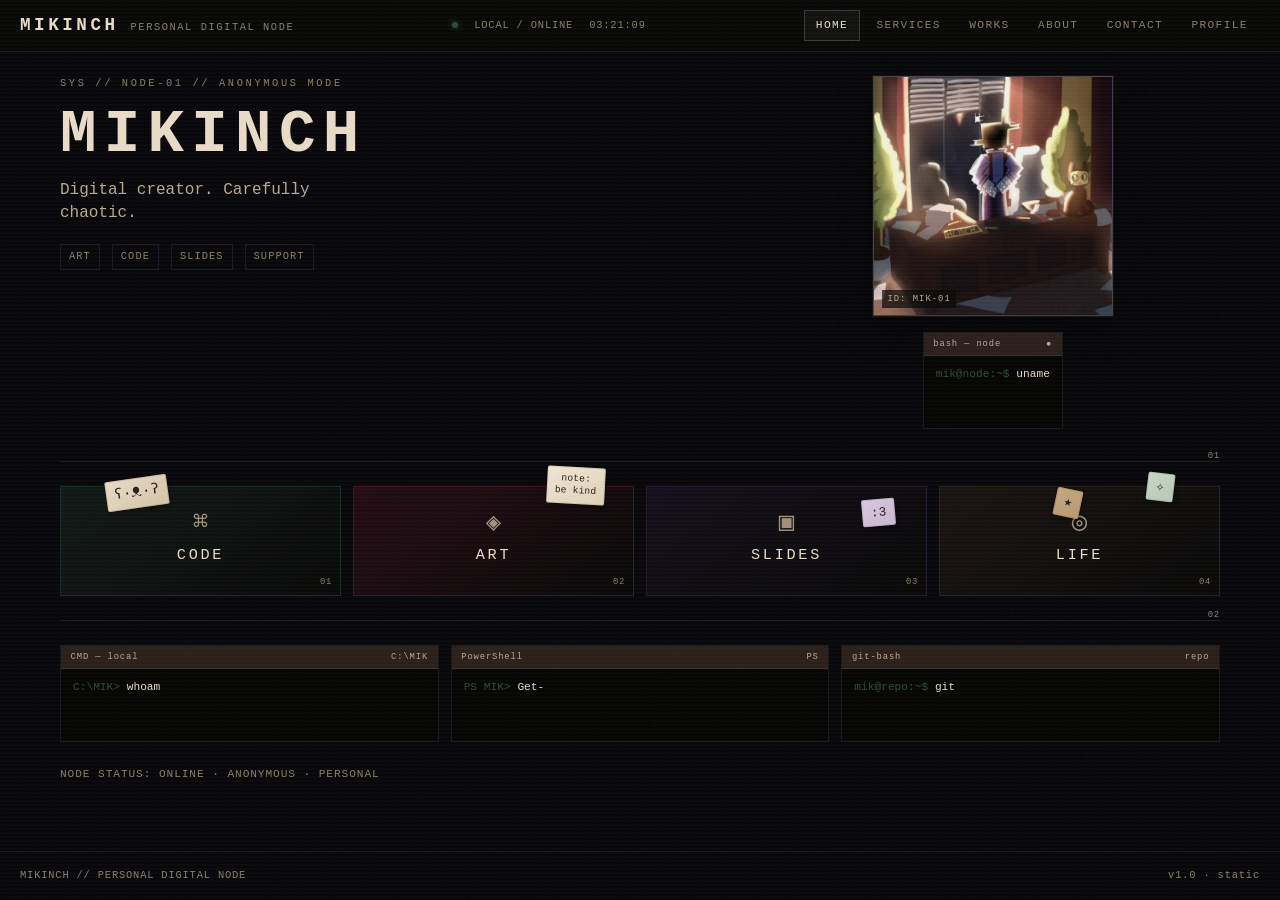
<file: index.html>
<!DOCTYPE html>
<html lang="ru">
<head>
  <meta charset="UTF-8" />
  <meta name="viewport" content="width=device-width, initial-scale=1" />
  <meta name="description" content="Mikinch — Personal Digital Node. Digital creator." />
  <title>MIKINCH — Personal Digital Node</title>
  <link rel="stylesheet" href="style.css" />
</head>
<body>
  <!-- Boot -->
  <div id="boot-screen" class="boot-screen" aria-hidden="true">
    <div class="boot-logo">MIKINCH</div>
    <div class="boot-bar-wrap"><div class="boot-bar"></div></div>
    <div class="boot-log"><span>&gt;</span> waking node…</div>
  </div>

  <div class="site-wrap">
    <header class="site-header">
      <div class="header-brand">
        <span class="name">MIKINCH</span>
        <span class="sub">Personal Digital Node</span>
      </div>
      <div class="header-status">
        <span class="status-dot" title="ONLINE"></span>
        <span>LOCAL / ONLINE</span>
        <span class="header-time" id="header-time">--:--:--</span>
      </div>
      <button class="nav-toggle" type="button" aria-label="Menu" aria-expanded="false">MENU</button>
      <nav class="site-nav" aria-label="Main">
        <a href="index.html" class="active">HOME</a>
        <a href="services.html">SERVICES</a>
        <a href="portfolio.html">WORKS</a>
        <a href="about.html">ABOUT</a>
        <a href="contact.html">CONTACT</a>
        <a href="profile.html">PROFILE</a>
      </nav>
    </header>

    <main class="site-main">
      <section class="hero">
        <div class="hero-text reveal">
          <div class="hero-eyebrow">SYS // NODE-01 // ANONYMOUS MODE</div>
          <h1 class="hero-title">MIKINCH</h1>
          <p class="hero-phrase">Digital creator. Carefully chaotic.</p>
          <div class="hero-meta">
            <span>ART</span>
            <span>CODE</span>
            <span>SLIDES</span>
            <span>SUPPORT</span>
          </div>
        </div>
        <div class="hero-visual reveal">
          <div class="avatar-wrap">
            <img src="assets/avatar/avatar.jpg" alt="Mikinch avatar" width="220" height="220" />
            <span class="avatar-label">ID: MIK-01</span>
          </div>
          <div class="terminal" data-shell="bash" style="max-width: 220px; margin: 0 auto;">
            <div class="terminal-header">
              <span>bash — node</span>
              <span>●</span>
            </div>
            <div class="terminal-body"></div>
          </div>
        </div>
      </section>

      <div class="deco-line" data-num="01"></div>

      <!-- cozy stickers -->
      <div class="stickers" aria-hidden="true">
        <span class="sticker sticker-1">ʕ·ᴥ·ʔ</span>
        <span class="sticker sticker-2">★</span>
        <span class="sticker sticker-3">note:<br>be kind</span>
        <span class="sticker sticker-4">:3</span>
        <span class="sticker sticker-5">✧</span>
      </div>

      <section class="modules-grid reveal">
        <a href="services.html" class="geo-module" data-type="code">
          <div class="mod-icon">⌘</div>
          <div class="mod-title">CODE</div>
          <span class="mod-num">01</span>
        </a>
        <a href="services.html" class="geo-module" data-type="art">
          <div class="mod-icon">◈</div>
          <div class="mod-title">ART</div>
          <span class="mod-num">02</span>
        </a>
        <a href="services.html" class="geo-module" data-type="slides">
          <div class="mod-icon">▣</div>
          <div class="mod-title">SLIDES</div>
          <span class="mod-num">03</span>
        </a>
        <a href="about.html" class="geo-module" data-type="life">
          <div class="mod-icon">◎</div>
          <div class="mod-title">LIFE</div>
          <span class="mod-num">04</span>
        </a>
      </section>

      <div class="deco-line" data-num="02"></div>

      <section class="terminals-row reveal">
        <div class="terminal" data-shell="cmd">
          <div class="terminal-header">
            <span>CMD — local</span>
            <span>C:\MIK</span>
          </div>
          <div class="terminal-body"></div>
        </div>
        <div class="terminal" data-shell="powershell">
          <div class="terminal-header">
            <span>PowerShell</span>
            <span>PS</span>
          </div>
          <div class="terminal-body"></div>
        </div>
        <div class="terminal" data-shell="git">
          <div class="terminal-header">
            <span>git-bash</span>
            <span>repo</span>
          </div>
          <div class="terminal-body"></div>
        </div>
      </section>

      <p class="mt-2" style="font-size: 0.7rem; color: var(--cream-muted); letter-spacing: 0.08em;">
        NODE STATUS: ONLINE · ANONYMOUS · PERSONAL
      </p>
    </main>

    <footer class="site-footer">
      <span>MIKINCH // PERSONAL DIGITAL NODE</span>
      <span>v1.0 · static</span>
    </footer>
  </div>

  <script src="data/profile.js"></script>
  <script src="script.js"></script>
</body>
</html>
</file>
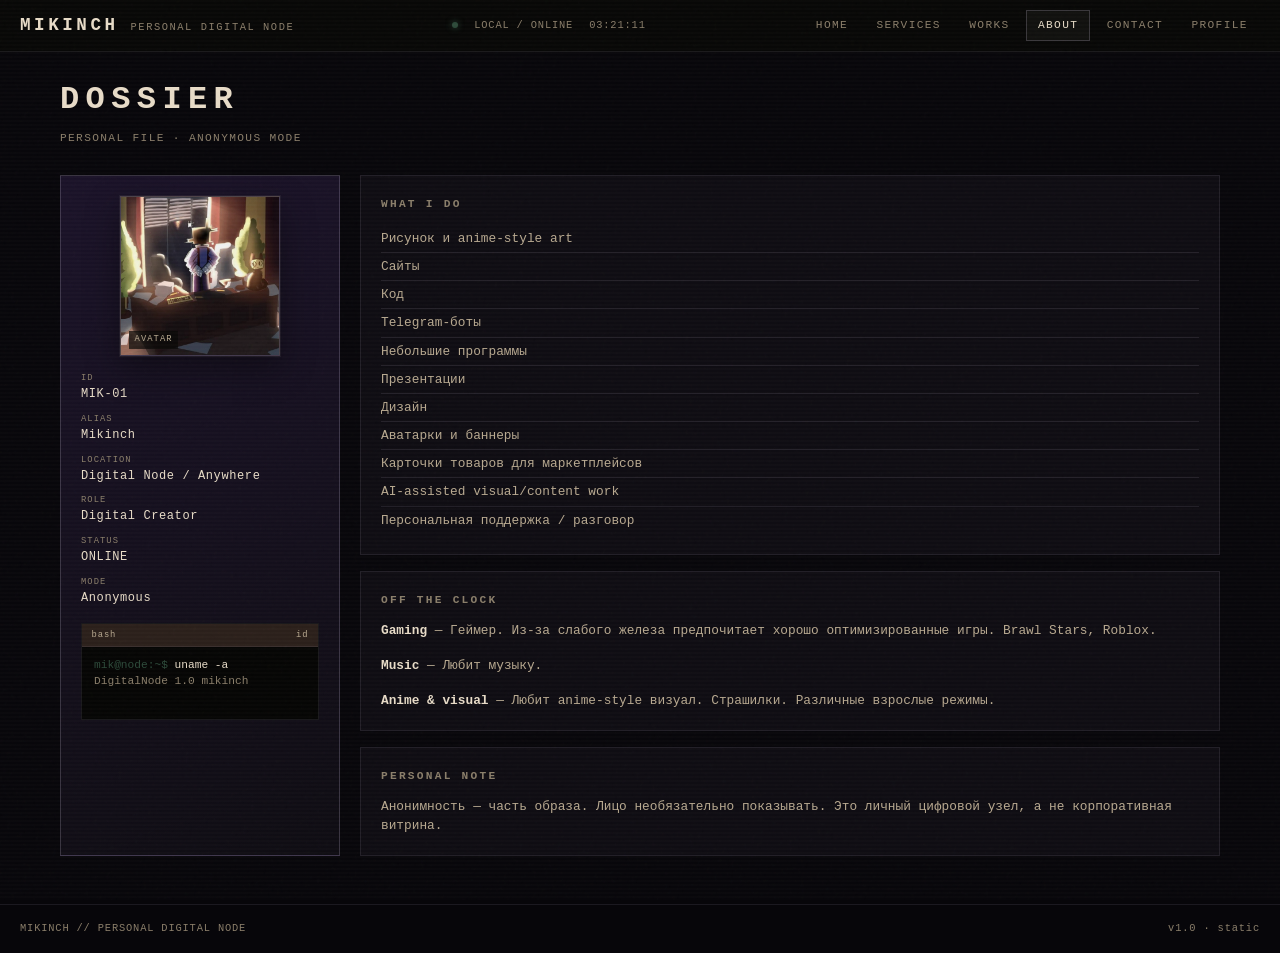
<file: about.html>
<!DOCTYPE html>
<html lang="ru">
<head>
  <meta charset="UTF-8" />
  <meta name="viewport" content="width=device-width, initial-scale=1" />
  <meta name="description" content="Mikinch — About. Personal dossier." />
  <title>ABOUT — MIKINCH</title>
  <link rel="stylesheet" href="style.css" />
</head>
<body>
  <div id="boot-screen" class="boot-screen" aria-hidden="true">
    <div class="boot-logo">MIKINCH</div>
    <div class="boot-bar-wrap"><div class="boot-bar"></div></div>
    <div class="boot-log"><span>&gt;</span> loading dossier…</div>
  </div>

  <div class="site-wrap">
    <header class="site-header">
      <div class="header-brand">
        <span class="name">MIKINCH</span>
        <span class="sub">Personal Digital Node</span>
      </div>
      <div class="header-status">
        <span class="status-dot"></span>
        <span>LOCAL / ONLINE</span>
        <span class="header-time" id="header-time">--:--:--</span>
      </div>
      <button class="nav-toggle" type="button" aria-label="Menu" aria-expanded="false">MENU</button>
      <nav class="site-nav" aria-label="Main">
        <a href="index.html">HOME</a>
        <a href="services.html">SERVICES</a>
        <a href="portfolio.html">WORKS</a>
        <a href="about.html" class="active">ABOUT</a>
        <a href="contact.html">CONTACT</a>
        <a href="profile.html">PROFILE</a>
      </nav>
    </header>

    <main class="site-main">
      <div class="page-head reveal">
        <h1>DOSSIER</h1>
        <p class="sub">PERSONAL FILE · ANONYMOUS MODE</p>
      </div>

      <div class="dossier">
        <aside class="dossier-id reveal">
          <div class="avatar-wrap">
            <img src="assets/avatar/avatar.jpg" alt="Mikinch" width="160" height="160" />
            <span class="avatar-label">AVATAR</span>
          </div>
          <dl class="dossier-fields">
            <dt>ID</dt>
            <dd>MIK-01</dd>
            <dt>ALIAS</dt>
            <dd>Mikinch</dd>
            <dt>LOCATION</dt>
            <dd>Digital Node / Anywhere</dd>
            <dt>ROLE</dt>
            <dd>Digital Creator</dd>
            <dt>STATUS</dt>
            <dd>ONLINE</dd>
            <dt>MODE</dt>
            <dd>Anonymous</dd>
          </dl>
          <div class="mt-1">
            <div class="terminal" data-shell="bash">
              <div class="terminal-header"><span>bash</span><span>id</span></div>
              <div class="terminal-body"></div>
            </div>
          </div>
        </aside>

        <div class="dossier-modules">
          <section class="dossier-block reveal">
            <h3>WHAT I DO</h3>
            <ul>
              <li>Рисунок и anime-style art</li>
              <li>Сайты</li>
              <li>Код</li>
              <li>Telegram-боты</li>
              <li>Небольшие программы</li>
              <li>Презентации</li>
              <li>Дизайн</li>
              <li>Аватарки и баннеры</li>
              <li>Карточки товаров для маркетплейсов</li>
              <li>AI-assisted visual/content work</li>
              <li>Персональная поддержка / разговор</li>
            </ul>
          </section>

          <section class="dossier-block reveal">
            <h3>OFF THE CLOCK</h3>
            <p><strong style="color: var(--cream);">Gaming</strong> — Геймер. Из-за слабого железа предпочитает хорошо оптимизированные игры. Brawl Stars, Roblox.</p>
            <p class="mt-1"><strong style="color: var(--cream);">Music</strong> — Любит музыку.</p>
            <p class="mt-1"><strong style="color: var(--cream);">Anime &amp; visual</strong> — Любит anime-style визуал. Страшилки. Различные взрослые режимы.</p>
          </section>

          <section class="dossier-block reveal">
            <h3>PERSONAL NOTE</h3>
            <p>Анонимность — часть образа. Лицо необязательно показывать. Это личный цифровой узел, а не корпоративная витрина.</p>
          </section>
        </div>
      </div>
    </main>

    <footer class="site-footer">
      <span>MIKINCH // PERSONAL DIGITAL NODE</span>
      <span>v1.0 · static</span>
    </footer>
  </div>

  <script src="data/profile.js"></script>
  <script src="script.js"></script>
</body>
</html>
</file>
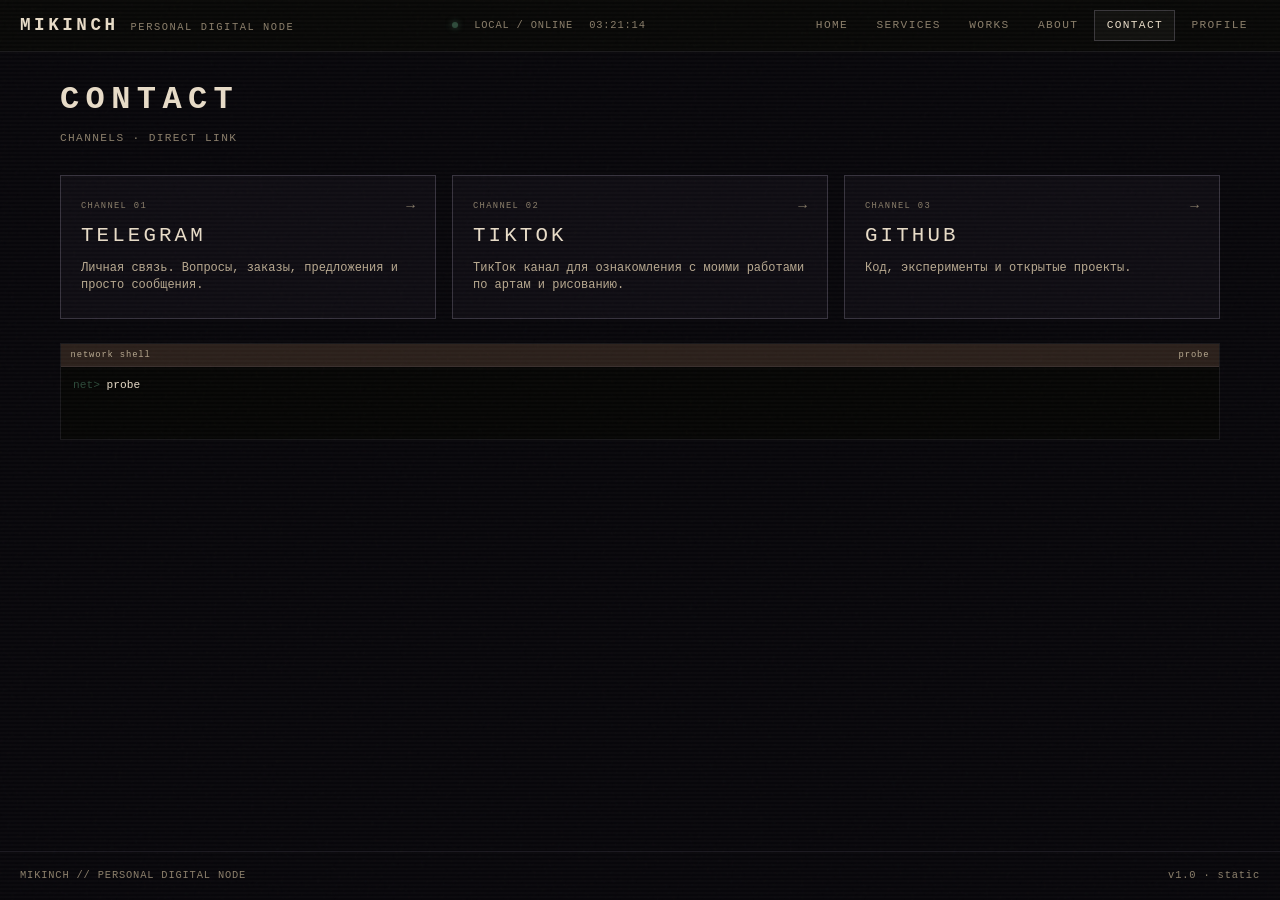
<file: contact.html>
<!DOCTYPE html>
<html lang="ru">
<head>
  <meta charset="UTF-8" />
  <meta name="viewport" content="width=device-width, initial-scale=1" />
  <meta name="description" content="Mikinch — Contact channels." />
  <title>CONTACT — MIKINCH</title>
  <link rel="stylesheet" href="style.css" />
</head>
<body>
  <div id="boot-screen" class="boot-screen" aria-hidden="true">
    <div class="boot-logo">MIKINCH</div>
    <div class="boot-bar-wrap"><div class="boot-bar"></div></div>
    <div class="boot-log"><span>&gt;</span> probing channels…</div>
  </div>

  <div class="site-wrap">
    <header class="site-header">
      <div class="header-brand">
        <span class="name">MIKINCH</span>
        <span class="sub">Personal Digital Node</span>
      </div>
      <div class="header-status">
        <span class="status-dot"></span>
        <span>LOCAL / ONLINE</span>
        <span class="header-time" id="header-time">--:--:--</span>
      </div>
      <button class="nav-toggle" type="button" aria-label="Menu" aria-expanded="false">MENU</button>
      <nav class="site-nav" aria-label="Main">
        <a href="index.html">HOME</a>
        <a href="services.html">SERVICES</a>
        <a href="portfolio.html">WORKS</a>
        <a href="about.html">ABOUT</a>
        <a href="contact.html" class="active">CONTACT</a>
        <a href="profile.html">PROFILE</a>
      </nav>
    </header>

    <main class="site-main">
      <div class="page-head reveal">
        <h1>CONTACT</h1>
        <p class="sub">CHANNELS · DIRECT LINK</p>
      </div>

      <div class="contacts-grid">
        <a class="contact-card reveal" href="https://t.me/mikinch" target="_blank" rel="noopener noreferrer">
          <div class="ch-label">CHANNEL 01</div>
          <div class="ch-name">TELEGRAM</div>
          <p class="ch-note">Личная связь. Вопросы, заказы, предложения и просто сообщения.</p>
          <span class="ch-arrow">→</span>
        </a>

        <a class="contact-card reveal" href="https://www.tiktok.com/@mikinch" target="_blank" rel="noopener noreferrer">
          <div class="ch-label">CHANNEL 02</div>
          <div class="ch-name">TIKTOK</div>
          <p class="ch-note">ТикТок канал для ознакомления с моими работами по артам и рисованию.</p>
          <span class="ch-arrow">→</span>
        </a>

        <a class="contact-card reveal" href="https://github.com/mik1nch" target="_blank" rel="noopener noreferrer">
          <div class="ch-label">CHANNEL 03</div>
          <div class="ch-name">GITHUB</div>
          <p class="ch-note">Код, эксперименты и открытые проекты.</p>
          <span class="ch-arrow">→</span>
        </a>
      </div>

      <div class="network-term reveal">
        <div class="terminal" data-shell="network">
          <div class="terminal-header">
            <span>network shell</span>
            <span>probe</span>
          </div>
          <div class="terminal-body"></div>
        </div>
      </div>
    </main>

    <footer class="site-footer">
      <span>MIKINCH // PERSONAL DIGITAL NODE</span>
      <span>v1.0 · static</span>
    </footer>
  </div>

  <script src="data/profile.js"></script>
  <script src="script.js"></script>
</body>
</html>
</file>
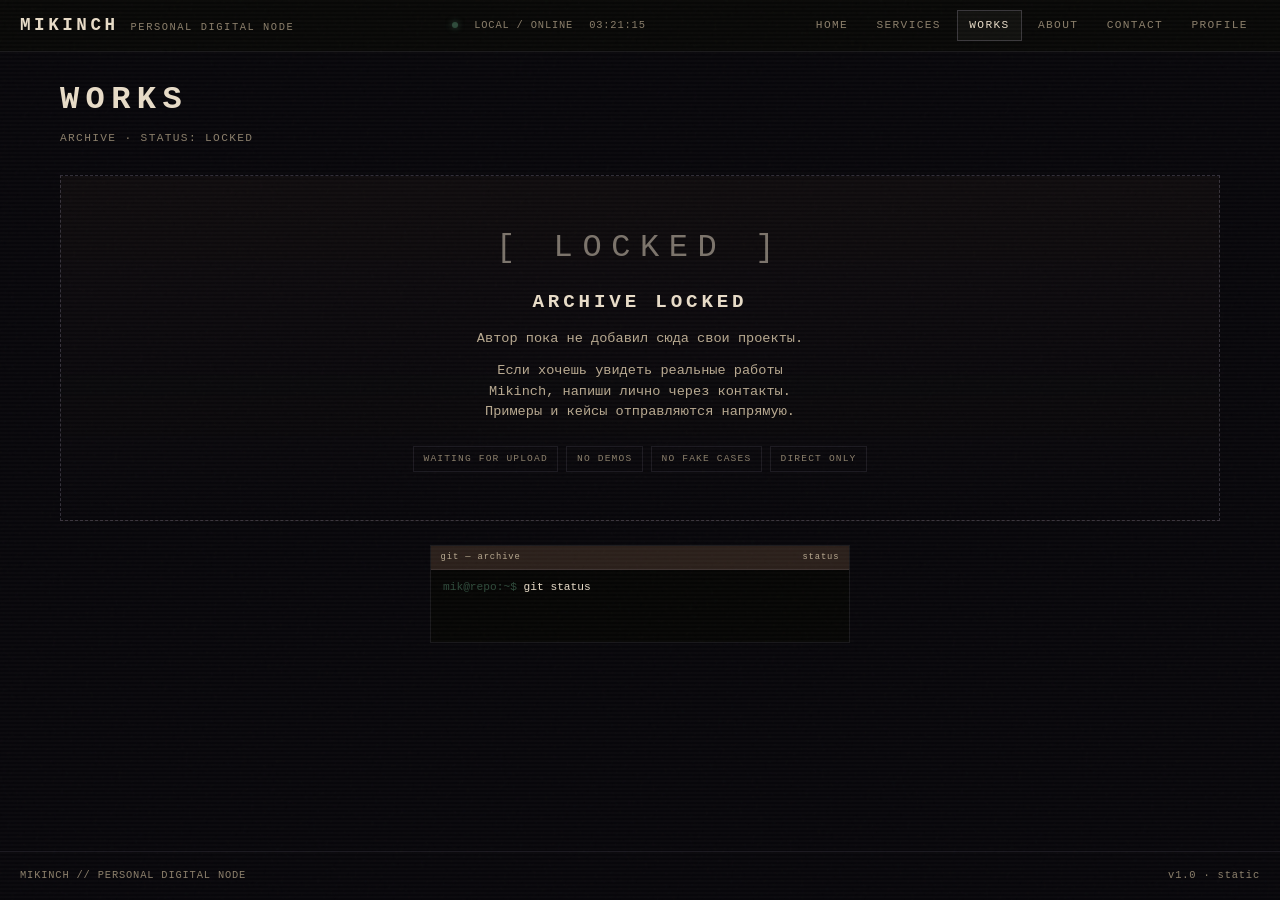
<file: portfolio.html>
<!DOCTYPE html>
<html lang="ru">
<head>
  <meta charset="UTF-8" />
  <meta name="viewport" content="width=device-width, initial-scale=1" />
  <meta name="description" content="Mikinch — Works. Archive locked." />
  <title>WORKS — MIKINCH</title>
  <link rel="stylesheet" href="style.css" />
</head>
<body>
  <div id="boot-screen" class="boot-screen" aria-hidden="true">
    <div class="boot-logo">MIKINCH</div>
    <div class="boot-bar-wrap"><div class="boot-bar"></div></div>
    <div class="boot-log"><span>&gt;</span> checking archive…</div>
  </div>

  <div class="site-wrap">
    <header class="site-header">
      <div class="header-brand">
        <span class="name">MIKINCH</span>
        <span class="sub">Personal Digital Node</span>
      </div>
      <div class="header-status">
        <span class="status-dot"></span>
        <span>LOCAL / ONLINE</span>
        <span class="header-time" id="header-time">--:--:--</span>
      </div>
      <button class="nav-toggle" type="button" aria-label="Menu" aria-expanded="false">MENU</button>
      <nav class="site-nav" aria-label="Main">
        <a href="index.html">HOME</a>
        <a href="services.html">SERVICES</a>
        <a href="portfolio.html" class="active">WORKS</a>
        <a href="about.html">ABOUT</a>
        <a href="contact.html">CONTACT</a>
        <a href="profile.html">PROFILE</a>
      </nav>
    </header>

    <main class="site-main">
      <div class="page-head reveal">
        <h1>WORKS</h1>
        <p class="sub">ARCHIVE · STATUS: LOCKED</p>
      </div>

      <div class="archive-locked reveal">
        <div class="lock-icon">[ LOCKED ]</div>
        <h2>ARCHIVE LOCKED</h2>
        <p>Автор пока не добавил сюда свои проекты.</p>
        <p>Если хочешь увидеть реальные работы Mikinch, напиши лично через контакты. Примеры и кейсы отправляются напрямую.</p>
        <div class="archive-tags">
          <span>WAITING FOR UPLOAD</span>
          <span>NO DEMOS</span>
          <span>NO FAKE CASES</span>
          <span>DIRECT ONLY</span>
        </div>
      </div>

      <div class="mt-2 reveal">
        <div class="terminal" data-shell="git" style="max-width: 420px; margin: 0 auto;">
          <div class="terminal-header">
            <span>git — archive</span>
            <span>status</span>
          </div>
          <div class="terminal-body"></div>
        </div>
      </div>
    </main>

    <footer class="site-footer">
      <span>MIKINCH // PERSONAL DIGITAL NODE</span>
      <span>v1.0 · static</span>
    </footer>
  </div>

  <script src="data/profile.js"></script>
  <script src="script.js"></script>
</body>
</html>
</file>
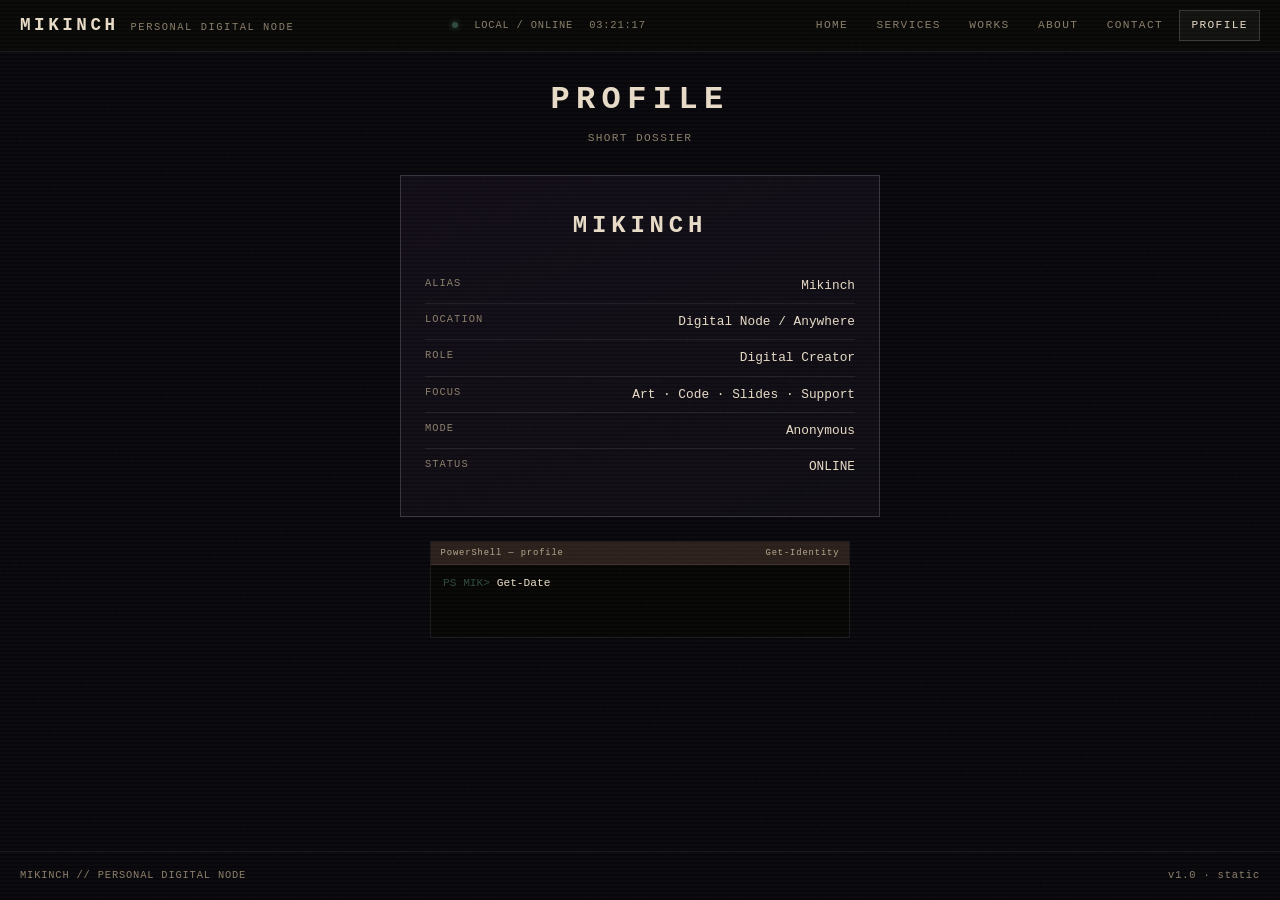
<file: profile.html>
<!DOCTYPE html>
<html lang="ru">
<head>
  <meta charset="UTF-8" />
  <meta name="viewport" content="width=device-width, initial-scale=1" />
  <meta name="description" content="Mikinch — Short profile dossier." />
  <title>PROFILE — MIKINCH</title>
  <link rel="stylesheet" href="style.css" />
</head>
<body>
  <div id="boot-screen" class="boot-screen" aria-hidden="true">
    <div class="boot-logo">MIKINCH</div>
    <div class="boot-bar-wrap"><div class="boot-bar"></div></div>
    <div class="boot-log"><span>&gt;</span> reading profile…</div>
  </div>

  <div class="site-wrap">
    <header class="site-header">
      <div class="header-brand">
        <span class="name">MIKINCH</span>
        <span class="sub">Personal Digital Node</span>
      </div>
      <div class="header-status">
        <span class="status-dot"></span>
        <span>LOCAL / ONLINE</span>
        <span class="header-time" id="header-time">--:--:--</span>
      </div>
      <button class="nav-toggle" type="button" aria-label="Menu" aria-expanded="false">MENU</button>
      <nav class="site-nav" aria-label="Main">
        <a href="index.html">HOME</a>
        <a href="services.html">SERVICES</a>
        <a href="portfolio.html">WORKS</a>
        <a href="about.html">ABOUT</a>
        <a href="contact.html">CONTACT</a>
        <a href="profile.html" class="active">PROFILE</a>
      </nav>
    </header>

    <main class="site-main">
      <div class="page-head reveal" style="text-align: center;">
        <h1>PROFILE</h1>
        <p class="sub">SHORT DOSSIER</p>
      </div>

      <div class="profile-short reveal">
        <h1>MIKINCH</h1>
        <div class="field">
          <span>ALIAS</span>
          <span>Mikinch</span>
        </div>
        <div class="field">
          <span>LOCATION</span>
          <span>Digital Node / Anywhere</span>
        </div>
        <div class="field">
          <span>ROLE</span>
          <span>Digital Creator</span>
        </div>
        <div class="field">
          <span>FOCUS</span>
          <span>Art · Code · Slides · Support</span>
        </div>
        <div class="field">
          <span>MODE</span>
          <span>Anonymous</span>
        </div>
        <div class="field">
          <span>STATUS</span>
          <span>ONLINE</span>
        </div>
      </div>

      <div class="mt-2 reveal" style="max-width: 420px; margin-left: auto; margin-right: auto;">
        <div class="terminal" data-shell="powershell">
          <div class="terminal-header">
            <span>PowerShell — profile</span>
            <span>Get-Identity</span>
          </div>
          <div class="terminal-body"></div>
        </div>
      </div>
    </main>

    <footer class="site-footer">
      <span>MIKINCH // PERSONAL DIGITAL NODE</span>
      <span>v1.0 · static</span>
    </footer>
  </div>

  <script src="data/profile.js"></script>
  <script src="script.js"></script>
</body>
</html>
</file>
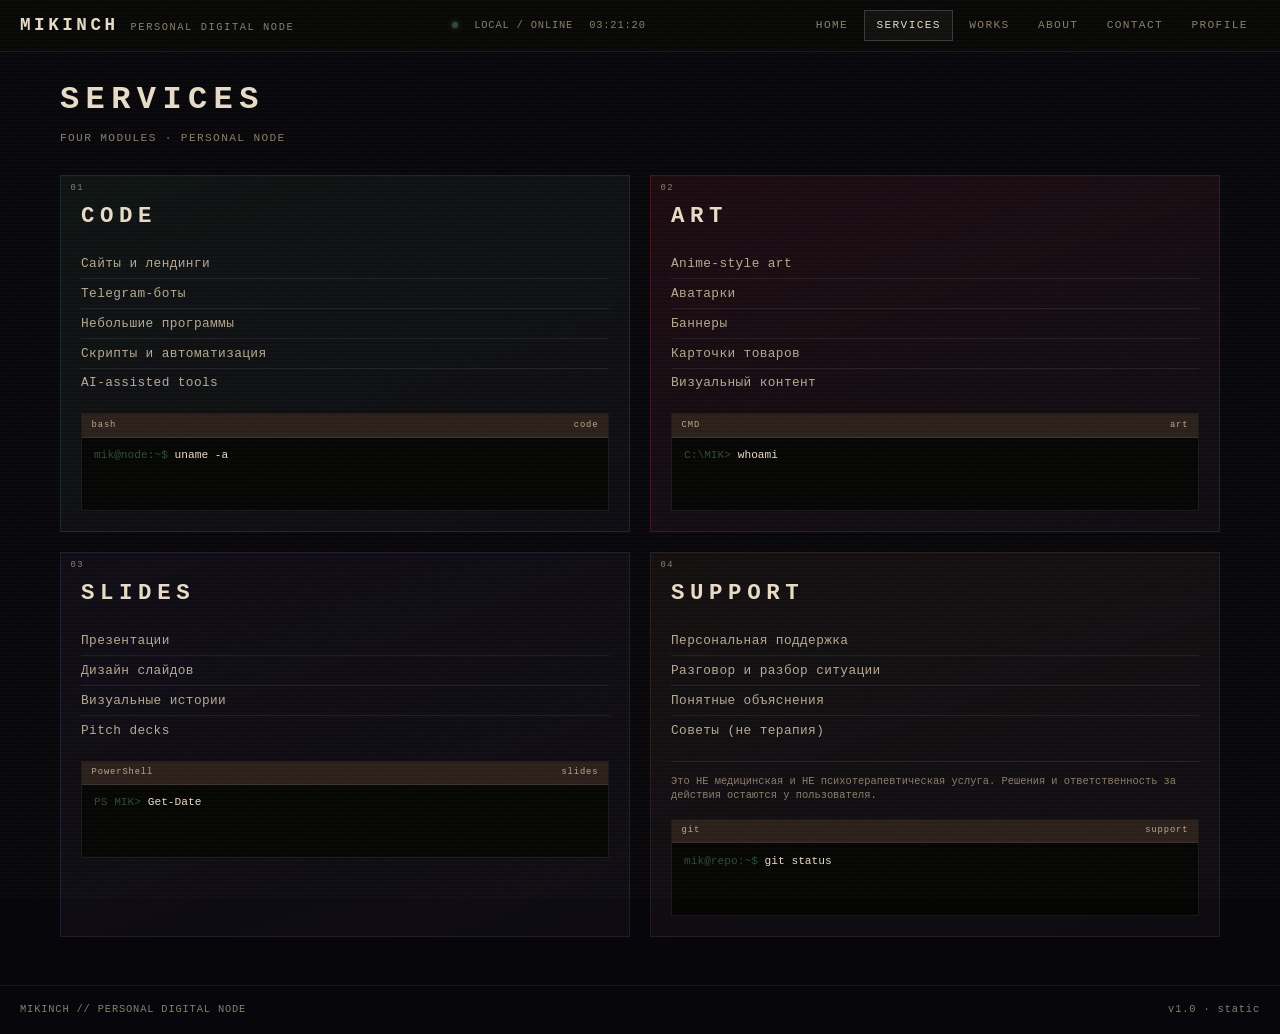
<file: services.html>
<!DOCTYPE html>
<html lang="ru">
<head>
  <meta charset="UTF-8" />
  <meta name="viewport" content="width=device-width, initial-scale=1" />
  <meta name="description" content="Mikinch — Services. Code, Art, Slides, Support." />
  <title>SERVICES — MIKINCH</title>
  <link rel="stylesheet" href="style.css" />
</head>
<body>
  <div id="boot-screen" class="boot-screen" aria-hidden="true">
    <div class="boot-logo">MIKINCH</div>
    <div class="boot-bar-wrap"><div class="boot-bar"></div></div>
    <div class="boot-log"><span>&gt;</span> loading services…</div>
  </div>

  <div class="site-wrap">
    <header class="site-header">
      <div class="header-brand">
        <span class="name">MIKINCH</span>
        <span class="sub">Personal Digital Node</span>
      </div>
      <div class="header-status">
        <span class="status-dot"></span>
        <span>LOCAL / ONLINE</span>
        <span class="header-time" id="header-time">--:--:--</span>
      </div>
      <button class="nav-toggle" type="button" aria-label="Menu" aria-expanded="false">MENU</button>
      <nav class="site-nav" aria-label="Main">
        <a href="index.html">HOME</a>
        <a href="services.html" class="active">SERVICES</a>
        <a href="portfolio.html">WORKS</a>
        <a href="about.html">ABOUT</a>
        <a href="contact.html">CONTACT</a>
        <a href="profile.html">PROFILE</a>
      </nav>
    </header>

    <main class="site-main">
      <div class="page-head reveal">
        <h1>SERVICES</h1>
        <p class="sub">FOUR MODULES · PERSONAL NODE</p>
      </div>

      <div class="services-grid">
        <article class="panel service-panel reveal" data-svc="code" data-label="01">
          <div class="panel-body">
            <h2 class="svc-title">CODE</h2>
            <ul>
              <li>Сайты и лендинги</li>
              <li>Telegram-боты</li>
              <li>Небольшие программы</li>
              <li>Скрипты и автоматизация</li>
              <li>AI-assisted tools</li>
            </ul>
            <div class="svc-term">
              <div class="terminal" data-shell="bash">
                <div class="terminal-header"><span>bash</span><span>code</span></div>
                <div class="terminal-body"></div>
              </div>
            </div>
          </div>
        </article>

        <article class="panel service-panel reveal" data-svc="art" data-label="02">
          <div class="panel-body">
            <h2 class="svc-title">ART</h2>
            <ul>
              <li>Anime-style art</li>
              <li>Аватарки</li>
              <li>Баннеры</li>
              <li>Карточки товаров</li>
              <li>Визуальный контент</li>
            </ul>
            <div class="svc-term">
              <div class="terminal" data-shell="cmd">
                <div class="terminal-header"><span>CMD</span><span>art</span></div>
                <div class="terminal-body"></div>
              </div>
            </div>
          </div>
        </article>

        <article class="panel service-panel reveal" data-svc="slides" data-label="03">
          <div class="panel-body">
            <h2 class="svc-title">SLIDES</h2>
            <ul>
              <li>Презентации</li>
              <li>Дизайн слайдов</li>
              <li>Визуальные истории</li>
              <li>Pitch decks</li>
            </ul>
            <div class="svc-term">
              <div class="terminal" data-shell="powershell">
                <div class="terminal-header"><span>PowerShell</span><span>slides</span></div>
                <div class="terminal-body"></div>
              </div>
            </div>
          </div>
        </article>

        <article class="panel service-panel reveal" data-svc="support" data-label="04">
          <div class="panel-body">
            <h2 class="svc-title">SUPPORT</h2>
            <ul>
              <li>Персональная поддержка</li>
              <li>Разговор и разбор ситуации</li>
              <li>Понятные объяснения</li>
              <li>Советы (не терапия)</li>
            </ul>
            <p class="svc-note">Это НЕ медицинская и НЕ психотерапевтическая услуга. Решения и ответственность за действия остаются у пользователя.</p>
            <div class="svc-term">
              <div class="terminal" data-shell="git">
                <div class="terminal-header"><span>git</span><span>support</span></div>
                <div class="terminal-body"></div>
              </div>
            </div>
          </div>
        </article>
      </div>
    </main>

    <footer class="site-footer">
      <span>MIKINCH // PERSONAL DIGITAL NODE</span>
      <span>v1.0 · static</span>
    </footer>
  </div>

  <script src="data/profile.js"></script>
  <script src="script.js"></script>
</body>
</html>
</file>
<file: style.css>
/* ============================================
   MIKINCH — Personal Digital Node
   Authorial interface / terminal aesthetic
   ============================================ */

:root {
  --bg: #080807;
  --bg-elevated: #0f0e0d;
  --brown: #2a1f1a;
  --brown-mid: #3d2e26;
  --cherry: #4a1520;
  --cherry-bright: #7a1f32;
  --green: #1a2a22;
  --green-bright: #2d4a3a;
  --purple: #1e1528;
  --purple-bright: #3a2a4a;
  --cream: #e8dcc8;
  --cream-dim: #b8a990;
  --cream-muted: #8a7e6a;
  --line: rgba(232, 220, 200, 0.12);
  --line-strong: rgba(232, 220, 200, 0.25);
  --scan: rgba(232, 220, 200, 0.03);
  --font-mono: "Courier New", "Consolas", "Liberation Mono", monospace;
  --font-display: "Courier New", "Consolas", monospace;
  --radius: 2px;
  --transition: 0.25s ease;
  --accent-glow: rgba(61, 46, 38, 0.35);
}

/* Time-of-day temperature */
html[data-theme="day"] {
  --bg: #0a0908;
  --bg-elevated: #12100e;
  --accent-glow: rgba(61, 46, 38, 0.4);
}

html[data-theme="evening"] {
  --bg: #0a0809;
  --bg-elevated: #120e10;
  --cherry: #5a1a28;
  --purple: #241830;
  --accent-glow: rgba(122, 31, 50, 0.25);
}

html[data-theme="night"] {
  --bg: #07060a;
  --bg-elevated: #0e0c12;
  --purple: #1a1228;
  --purple-bright: #4a3560;
  --cherry: #3d121c;
  --cherry-bright: #8a2840;
  --green: #14221c;
  --accent-glow: rgba(58, 42, 74, 0.35);
  --line: rgba(200, 190, 220, 0.1);
  --line-strong: rgba(200, 190, 220, 0.22);
}

*,
*::before,
*::after {
  box-sizing: border-box;
  margin: 0;
  padding: 0;
}

html {
  font-size: 16px;
  scroll-behavior: smooth;
}

body {
  background: var(--bg);
  color: var(--cream);
  font-family: var(--font-mono);
  line-height: 1.5;
  min-height: 100vh;
  overflow-x: hidden;
  position: relative;
}

/* Scanline overlay */
body::before {
  content: "";
  position: fixed;
  inset: 0;
  background: repeating-linear-gradient(
    0deg,
    transparent,
    transparent 2px,
    var(--scan) 2px,
    var(--scan) 4px
  );
  pointer-events: none;
  z-index: 9998;
  opacity: 0.6;
}

/* Noise texture */
body::after {
  content: "";
  position: fixed;
  inset: 0;
  background-image: url("data:image/svg+xml,%3Csvg viewBox='0 0 256 256' xmlns='http://www.w3.org/2000/svg'%3E%3Cfilter id='n'%3E%3CfeTurbulence type='fractalNoise' baseFrequency='0.85' numOctaves='4' stitchTiles='stitch'/%3E%3C/filter%3E%3Crect width='100%25' height='100%25' filter='url(%23n)' opacity='0.04'/%3E%3C/svg%3E");
  pointer-events: none;
  z-index: 9997;
  opacity: 0.5;
}

a {
  color: var(--cream);
  text-decoration: none;
  transition: color var(--transition);
}

a:hover {
  color: var(--cream-dim);
}

img {
  max-width: 100%;
  display: block;
}

/* ========== BOOT SCREEN ========== */
.boot-screen {
  position: fixed;
  inset: 0;
  background: var(--bg);
  z-index: 10000;
  display: flex;
  flex-direction: column;
  align-items: center;
  justify-content: center;
  gap: 1.5rem;
  transition: opacity 0.4s ease, visibility 0.4s ease;
}

.boot-screen.hidden {
  opacity: 0;
  visibility: hidden;
  pointer-events: none;
}

.boot-logo {
  font-size: 1.4rem;
  letter-spacing: 0.35em;
  color: var(--cream);
  text-transform: uppercase;
}

.boot-bar-wrap {
  width: min(320px, 80vw);
  height: 6px;
  background: var(--brown);
  border: 1px solid var(--line-strong);
  overflow: hidden;
}

.boot-bar {
  height: 100%;
  width: 0%;
  background: linear-gradient(90deg, var(--brown-mid), var(--cherry-bright));
  transition: width 0.08s steps(4);
}

.boot-log {
  font-size: 0.7rem;
  color: var(--cream-muted);
  min-height: 1.2em;
  letter-spacing: 0.05em;
}

.boot-log span {
  color: var(--cream-dim);
}

/* ========== LAYOUT ========== */
.site-wrap {
  min-height: 100vh;
  display: flex;
  flex-direction: column;
  position: relative;
  z-index: 1;
}

/* Header */
.site-header {
  position: sticky;
  top: 0;
  z-index: 100;
  background: rgba(8, 8, 7, 0.92);
  border-bottom: 1px solid var(--line);
  backdrop-filter: blur(8px);
  padding: 0.6rem 1.25rem;
  display: flex;
  align-items: center;
  justify-content: space-between;
  gap: 1rem;
  flex-wrap: wrap;
}

.header-brand {
  display: flex;
  align-items: baseline;
  gap: 0.75rem;
  flex-wrap: wrap;
}

.header-brand .name {
  font-size: 1.1rem;
  letter-spacing: 0.2em;
  font-weight: 700;
  color: var(--cream);
}

.header-brand .sub {
  font-size: 0.65rem;
  letter-spacing: 0.15em;
  color: var(--cream-muted);
  text-transform: uppercase;
}

.header-status {
  display: flex;
  align-items: center;
  gap: 1rem;
  font-size: 0.65rem;
  letter-spacing: 0.08em;
  color: var(--cream-muted);
}

.status-dot {
  width: 6px;
  height: 6px;
  border-radius: 50%;
  background: var(--green-bright);
  box-shadow: 0 0 6px var(--green-bright);
  animation: pulse 2s ease-in-out infinite;
}

@keyframes pulse {
  0%, 100% { opacity: 1; }
  50% { opacity: 0.4; }
}

.header-time {
  font-variant-numeric: tabular-nums;
}

.nav-toggle {
  display: none;
  background: transparent;
  border: 1px solid var(--line-strong);
  color: var(--cream);
  padding: 0.35rem 0.6rem;
  font-family: inherit;
  font-size: 0.7rem;
  letter-spacing: 0.1em;
  cursor: pointer;
}

.nav-toggle:hover {
  border-color: var(--cream-dim);
}

.site-nav {
  display: flex;
  gap: 0.25rem;
  flex-wrap: wrap;
}

.site-nav a {
  font-size: 0.7rem;
  letter-spacing: 0.12em;
  text-transform: uppercase;
  padding: 0.4rem 0.7rem;
  border: 1px solid transparent;
  color: var(--cream-muted);
  transition: all var(--transition);
}

.site-nav a:hover,
.site-nav a.active {
  color: var(--cream);
  border-color: var(--line-strong);
  background: rgba(232, 220, 200, 0.04);
}

/* Main */
.site-main {
  flex: 1;
  padding: 1.5rem 1.25rem 3rem;
  max-width: 1200px;
  margin: 0 auto;
  width: 100%;
}

/* Footer */
.site-footer {
  border-top: 1px solid var(--line);
  padding: 1rem 1.25rem;
  font-size: 0.65rem;
  color: var(--cream-muted);
  display: flex;
  justify-content: space-between;
  flex-wrap: wrap;
  gap: 0.5rem;
  letter-spacing: 0.08em;
}

/* ========== MODULES & PANELS ========== */
.panel {
  background: var(--bg-elevated);
  border: 1px solid var(--line);
  position: relative;
  overflow: hidden;
}

.panel::before {
  content: attr(data-label);
  position: absolute;
  top: 0.4rem;
  left: 0.6rem;
  font-size: 0.55rem;
  letter-spacing: 0.15em;
  color: var(--cream-muted);
  text-transform: uppercase;
  z-index: 2;
}

.panel-body {
  padding: 1.5rem 1.25rem 1.25rem;
  position: relative;
  z-index: 1;
}

/* Geometric modules — compact visual cards */
.geo-module {
  border: 1px solid var(--line-strong);
  background: linear-gradient(145deg, rgba(42, 31, 26, 0.4), rgba(8, 8, 7, 0.8));
  padding: 1.1rem 0.9rem 1.4rem;
  position: relative;
  transition: border-color var(--transition), transform var(--transition), box-shadow var(--transition);
  cursor: pointer;
  text-decoration: none;
  color: inherit;
  display: flex;
  flex-direction: column;
  align-items: center;
  justify-content: center;
  text-align: center;
  min-height: 100px;
}

.geo-module:hover {
  border-color: var(--cream-dim);
  transform: translateY(-3px);
  box-shadow: 0 6px 20px rgba(0, 0, 0, 0.35);
}

.geo-module .mod-icon {
  font-size: 1.6rem;
  line-height: 1;
  margin-bottom: 0.45rem;
  opacity: 0.85;
  color: var(--cream-dim);
  transition: transform var(--transition), opacity var(--transition);
}

.geo-module:hover .mod-icon {
  opacity: 1;
  transform: scale(1.08);
}

.geo-module .mod-title {
  font-size: 0.95rem;
  letter-spacing: 0.18em;
  color: var(--cream);
  margin-bottom: 0;
}

.geo-module .mod-desc {
  display: none; /* simplified — no long text on cards */
}

.geo-module .mod-num {
  position: absolute;
  bottom: 0.35rem;
  right: 0.5rem;
  font-size: 0.55rem;
  color: var(--cream-muted);
  letter-spacing: 0.08em;
}

/* Side labels */
.side-label {
  writing-mode: vertical-rl;
  text-orientation: mixed;
  font-size: 0.55rem;
  letter-spacing: 0.2em;
  color: var(--cream-muted);
  text-transform: uppercase;
  position: absolute;
  left: -1.4rem;
  top: 50%;
  transform: translateY(-50%) rotate(180deg);
  white-space: nowrap;
}

/* ========== TERMINALS ========== */
.terminal {
  background: #050504;
  border: 1px solid var(--line);
  font-family: var(--font-mono);
  font-size: 0.7rem;
  line-height: 1.45;
  overflow: hidden;
  position: relative;
}

.terminal-header {
  background: var(--brown);
  padding: 0.3rem 0.6rem;
  font-size: 0.55rem;
  letter-spacing: 0.1em;
  color: var(--cream-dim);
  display: flex;
  justify-content: space-between;
  border-bottom: 1px solid var(--line);
}

.terminal-body {
  padding: 0.6rem 0.75rem;
  min-height: 4.5rem;
  max-height: 9rem;
  overflow-y: auto;
  color: var(--cream-dim);
}

.terminal-body .line {
  white-space: pre-wrap;
  word-break: break-all;
}

.terminal-body .prompt {
  color: var(--green-bright);
}

.terminal-body .cmd {
  color: var(--cream);
}

.terminal-body .out {
  color: var(--cream-muted);
}

.terminal-body .err {
  color: var(--cherry-bright);
}

.terminal-body .cursor {
  display: inline-block;
  width: 0.5em;
  height: 1em;
  background: var(--cream);
  vertical-align: text-bottom;
  animation: blink 1s step-end infinite;
}

@keyframes blink {
  50% { opacity: 0; }
}

/* ========== HERO (HOME) ========== */
.hero {
  display: grid;
  grid-template-columns: 1fr;
  gap: 1.5rem;
  margin-bottom: 2rem;
}

@media (min-width: 900px) {
  .hero {
    grid-template-columns: 1.2fr 0.8fr;
    align-items: start;
  }
}

.hero-text {
  position: relative;
}

.hero-eyebrow {
  font-size: 0.65rem;
  letter-spacing: 0.25em;
  color: var(--cream-muted);
  margin-bottom: 0.75rem;
  text-transform: uppercase;
}

.hero-title {
  font-size: clamp(2.2rem, 6vw, 3.8rem);
  letter-spacing: 0.12em;
  line-height: 1.05;
  margin-bottom: 0.75rem;
  font-weight: 700;
}

.hero-phrase {
  font-size: 1rem;
  color: var(--cream-dim);
  max-width: 28ch;
  margin-bottom: 1.25rem;
  line-height: 1.4;
}

.hero-meta {
  display: flex;
  flex-wrap: wrap;
  gap: 0.75rem;
  font-size: 0.65rem;
  letter-spacing: 0.1em;
  color: var(--cream-muted);
}

.hero-meta span {
  border: 1px solid var(--line);
  padding: 0.25rem 0.5rem;
}

.hero-visual {
  position: relative;
  display: flex;
  flex-direction: column;
  gap: 1rem;
}

.avatar-wrap {
  width: 100%;
  max-width: 240px;
  aspect-ratio: 1;
  border: 1px solid var(--line-strong);
  background: linear-gradient(160deg, var(--purple), var(--brown));
  position: relative;
  overflow: hidden;
  margin: 0 auto;
  box-shadow: 0 0 0 1px rgba(232, 220, 200, 0.06), 0 12px 32px rgba(0, 0, 0, 0.4);
  transition: border-color var(--transition), box-shadow var(--transition);
}

.avatar-wrap:hover {
  border-color: var(--cream-dim);
  box-shadow: 0 0 24px rgba(122, 31, 50, 0.25), 0 12px 32px rgba(0, 0, 0, 0.45);
}

.avatar-wrap img {
  width: 100%;
  height: 100%;
  object-fit: cover;
  object-position: center 40%;
  opacity: 0.95;
}

.avatar-fallback {
  width: 100%;
  height: 100%;
  display: flex;
  align-items: center;
  justify-content: center;
  font-size: 2.5rem;
  letter-spacing: 0.15em;
  color: var(--cream-muted);
  background: linear-gradient(145deg, var(--purple), var(--cherry));
}

.avatar-label {
  position: absolute;
  bottom: 0.4rem;
  left: 0.5rem;
  font-size: 0.55rem;
  letter-spacing: 0.12em;
  color: var(--cream-dim);
  background: rgba(8, 8, 7, 0.7);
  padding: 0.15rem 0.35rem;
}

/* Modules grid on home */
.modules-grid {
  display: grid;
  grid-template-columns: repeat(2, 1fr);
  gap: 0.75rem;
  margin: 1.5rem 0;
}

@media (min-width: 600px) {
  .modules-grid {
    grid-template-columns: repeat(4, 1fr);
  }
}

.modules-grid .geo-module {
  min-height: 110px;
}

.modules-grid .geo-module[data-type="code"] {
  border-color: rgba(45, 74, 58, 0.5);
  background: linear-gradient(145deg, rgba(26, 42, 34, 0.5), rgba(8, 8, 7, 0.9));
}

.modules-grid .geo-module[data-type="art"] {
  border-color: rgba(122, 31, 50, 0.5);
  background: linear-gradient(145deg, rgba(74, 21, 32, 0.4), rgba(8, 8, 7, 0.9));
}

.modules-grid .geo-module[data-type="slides"] {
  border-color: rgba(58, 42, 74, 0.5);
  background: linear-gradient(145deg, rgba(30, 21, 40, 0.5), rgba(8, 8, 7, 0.9));
}

.modules-grid .geo-module[data-type="life"] {
  border-color: rgba(61, 46, 38, 0.6);
  background: linear-gradient(145deg, rgba(42, 31, 26, 0.5), rgba(8, 8, 7, 0.9));
}

/* Terminals row */
.terminals-row {
  display: grid;
  grid-template-columns: 1fr;
  gap: 0.75rem;
  margin-top: 1.5rem;
}

@media (min-width: 700px) {
  .terminals-row {
    grid-template-columns: 1fr 1fr;
  }
}

@media (min-width: 1000px) {
  .terminals-row {
    grid-template-columns: 1fr 1fr 1fr;
  }
}

/* Decorative numbers / lines */
.deco-line {
  height: 1px;
  background: var(--line);
  margin: 1.5rem 0;
  position: relative;
}

.deco-line::after {
  content: attr(data-num);
  position: absolute;
  right: 0;
  top: -0.7rem;
  font-size: 0.55rem;
  color: var(--cream-muted);
  letter-spacing: 0.1em;
}

/* ========== SERVICES ========== */
.services-grid {
  display: grid;
  grid-template-columns: 1fr;
  gap: 1.25rem;
}

@media (min-width: 700px) {
  .services-grid {
    grid-template-columns: 1fr 1fr;
  }
}

.service-panel {
  min-height: 280px;
  display: flex;
  flex-direction: column;
}

.service-panel[data-svc="code"] {
  border-color: rgba(45, 74, 58, 0.45);
  background: linear-gradient(160deg, rgba(26, 42, 34, 0.35), var(--bg-elevated));
}

.service-panel[data-svc="art"] {
  border-color: rgba(122, 31, 50, 0.45);
  background: linear-gradient(160deg, rgba(74, 21, 32, 0.3), var(--bg-elevated));
}

.service-panel[data-svc="slides"] {
  border-color: rgba(58, 42, 74, 0.45);
  background: linear-gradient(160deg, rgba(30, 21, 40, 0.35), var(--bg-elevated));
}

.service-panel[data-svc="support"] {
  border-color: rgba(61, 46, 38, 0.5);
  background: linear-gradient(160deg, rgba(42, 31, 26, 0.35), var(--bg-elevated));
}

.service-panel .svc-title {
  font-size: 1.4rem;
  letter-spacing: 0.25em;
  margin-bottom: 1rem;
}

.service-panel ul {
  list-style: none;
  flex: 1;
}

.service-panel li {
  font-size: 0.8rem;
  color: var(--cream-dim);
  padding: 0.3rem 0;
  border-bottom: 1px solid var(--line);
  letter-spacing: 0.03em;
}

.service-panel li:last-child {
  border-bottom: none;
}

.service-panel .svc-note {
  font-size: 0.65rem;
  color: var(--cream-muted);
  margin-top: 1rem;
  line-height: 1.4;
  border-top: 1px solid var(--line);
  padding-top: 0.75rem;
}

.service-panel .svc-term {
  margin-top: 1rem;
}

/* ========== PORTFOLIO ========== */
.archive-locked {
  text-align: center;
  padding: 3rem 1.5rem;
  border: 1px dashed var(--line-strong);
  background: linear-gradient(180deg, rgba(42, 31, 26, 0.2), transparent);
  position: relative;
}

.archive-locked .lock-icon {
  font-size: 2rem;
  margin-bottom: 1rem;
  opacity: 0.5;
  letter-spacing: 0.3em;
}

.archive-locked h2 {
  font-size: 1.2rem;
  letter-spacing: 0.2em;
  margin-bottom: 0.75rem;
  color: var(--cream);
}

.archive-locked p {
  font-size: 0.85rem;
  color: var(--cream-dim);
  max-width: 40ch;
  margin: 0 auto 0.75rem;
  line-height: 1.5;
}

.archive-tags {
  display: flex;
  flex-wrap: wrap;
  justify-content: center;
  gap: 0.5rem;
  margin-top: 1.5rem;
}

.archive-tags span {
  font-size: 0.6rem;
  letter-spacing: 0.12em;
  border: 1px solid var(--line);
  padding: 0.3rem 0.6rem;
  color: var(--cream-muted);
}

/* ========== ABOUT / DOSSIER ========== */
.dossier {
  display: grid;
  grid-template-columns: 1fr;
  gap: 1.25rem;
}

@media (min-width: 800px) {
  .dossier {
    grid-template-columns: 280px 1fr;
  }
}

.dossier-id {
  border: 1px solid var(--line-strong);
  background: linear-gradient(160deg, var(--purple), var(--bg-elevated));
  padding: 1.25rem;
  position: relative;
}

.dossier-id .avatar-wrap {
  max-width: 160px;
  margin-bottom: 1rem;
}

.dossier-fields {
  font-size: 0.75rem;
}

.dossier-fields dt {
  color: var(--cream-muted);
  font-size: 0.55rem;
  letter-spacing: 0.12em;
  text-transform: uppercase;
  margin-top: 0.6rem;
}

.dossier-fields dd {
  color: var(--cream);
  letter-spacing: 0.05em;
}

.dossier-modules {
  display: flex;
  flex-direction: column;
  gap: 1rem;
}

.dossier-block {
  border: 1px solid var(--line);
  background: var(--bg-elevated);
  padding: 1.25rem;
}

.dossier-block h3 {
  font-size: 0.7rem;
  letter-spacing: 0.2em;
  color: var(--cream-muted);
  margin-bottom: 0.75rem;
  text-transform: uppercase;
}

.dossier-block ul {
  list-style: none;
}

.dossier-block li {
  font-size: 0.8rem;
  color: var(--cream-dim);
  padding: 0.25rem 0;
  border-bottom: 1px solid var(--line);
}

.dossier-block li:last-child {
  border-bottom: none;
}

.dossier-block p {
  font-size: 0.8rem;
  color: var(--cream-dim);
  line-height: 1.5;
}

/* ========== CONTACT ========== */
.contacts-grid {
  display: grid;
  grid-template-columns: 1fr;
  gap: 1rem;
}

@media (min-width: 600px) {
  .contacts-grid {
    grid-template-columns: 1fr 1fr;
  }
}

.contact-card {
  border: 1px solid var(--line-strong);
  background: var(--bg-elevated);
  padding: 1.5rem 1.25rem;
  position: relative;
  transition: border-color var(--transition), transform var(--transition);
  display: block;
  text-decoration: none;
  color: inherit;
}

.contact-card:hover {
  border-color: var(--cream-dim);
  transform: translateY(-3px);
}

.contact-card .ch-label {
  font-size: 0.55rem;
  letter-spacing: 0.15em;
  color: var(--cream-muted);
  text-transform: uppercase;
  margin-bottom: 0.4rem;
}

.contact-card .ch-name {
  font-size: 1.3rem;
  letter-spacing: 0.15em;
  margin-bottom: 0.6rem;
  color: var(--cream);
}

.contact-card .ch-note {
  font-size: 0.75rem;
  color: var(--cream-dim);
  line-height: 1.4;
}

.contact-card .ch-arrow {
  position: absolute;
  top: 1.25rem;
  right: 1.25rem;
  font-size: 0.9rem;
  color: var(--cream-muted);
  transition: transform var(--transition);
}

.contact-card:hover .ch-arrow {
  transform: translateX(4px);
  color: var(--cream);
}

.network-term {
  margin-top: 1.5rem;
}

/* ========== PROFILE SHORT ========== */
.profile-short {
  max-width: 480px;
  margin: 0 auto;
  border: 1px solid var(--line-strong);
  background: linear-gradient(160deg, rgba(30, 21, 40, 0.4), var(--bg-elevated));
  padding: 2rem 1.5rem;
}

.profile-short h1 {
  font-size: 1.5rem;
  letter-spacing: 0.2em;
  margin-bottom: 1.5rem;
  text-align: center;
}

.profile-short .field {
  display: flex;
  justify-content: space-between;
  padding: 0.5rem 0;
  border-bottom: 1px solid var(--line);
  font-size: 0.8rem;
}

.profile-short .field:last-child {
  border-bottom: none;
}

.profile-short .field span:first-child {
  color: var(--cream-muted);
  letter-spacing: 0.1em;
  font-size: 0.65rem;
  text-transform: uppercase;
}

/* ========== PAGE TITLES ========== */
.page-head {
  margin-bottom: 1.75rem;
  position: relative;
}

.page-head h1 {
  font-size: clamp(1.4rem, 4vw, 2rem);
  letter-spacing: 0.2em;
  margin-bottom: 0.4rem;
}

.page-head .sub {
  font-size: 0.7rem;
  color: var(--cream-muted);
  letter-spacing: 0.12em;
}

/* ========== GLITCH ========== */
.glitch-flash {
  position: fixed;
  inset: 0;
  pointer-events: none;
  z-index: 9999;
  opacity: 0;
  mix-blend-mode: screen;
}

.glitch-flash.active {
  animation: glitchFlash 0.18s ease-out;
}

@keyframes glitchFlash {
  0% { opacity: 0.35; background: var(--cherry-bright); }
  40% { opacity: 0.2; background: var(--green-bright); }
  70% { opacity: 0.15; background: var(--purple-bright); }
  100% { opacity: 0; }
}

/* ========== REVEAL / ANIM ========== */
.reveal {
  opacity: 0;
  transform: translateY(12px);
  transition: opacity 0.5s ease, transform 0.5s ease;
}

.reveal.visible {
  opacity: 1;
  transform: translateY(0);
}

@media (prefers-reduced-motion: reduce) {
  *,
  *::before,
  *::after {
    animation-duration: 0.01ms !important;
    animation-iteration-count: 1 !important;
    transition-duration: 0.01ms !important;
  }

  .boot-screen {
    transition: none;
  }

  body::before {
    display: none;
  }
}

/* ========== MOBILE ========== */
@media (max-width: 700px) {
  .nav-toggle {
    display: block;
  }

  .site-nav {
    display: none;
    width: 100%;
    flex-direction: column;
    margin-top: 0.5rem;
  }

  .site-nav.open {
    display: flex;
  }

  .site-nav a {
    font-size: 0.85rem;
    padding: 0.55rem 0.75rem;
  }

  .site-header {
    flex-direction: column;
    align-items: flex-start;
  }

  .header-status {
    order: -1;
    width: 100%;
    justify-content: flex-end;
    font-size: 0.75rem;
  }

  .side-label {
    display: none;
  }

  .modules-grid {
    grid-template-columns: 1fr 1fr;
    gap: 0.6rem;
  }

  .modules-grid .geo-module {
    min-height: 96px;
    padding: 1rem 0.6rem 1.2rem;
  }

  .geo-module .mod-icon {
    font-size: 1.45rem;
  }

  .geo-module .mod-title {
    font-size: 0.85rem;
    letter-spacing: 0.12em;
  }

  .hero-title {
    font-size: clamp(1.9rem, 9vw, 2.6rem);
  }

  .hero-phrase {
    font-size: 0.95rem;
  }

  .hero-eyebrow {
    font-size: 0.7rem;
  }

  .page-head h1 {
    font-size: 1.5rem;
  }

  .terminal {
    font-size: 0.75rem;
  }

  .terminal-body {
    min-height: 3.5rem;
    max-height: 7rem;
  }

  /* On very small screens keep only 2 terminals visible feel */
  .terminals-row .terminal:nth-child(3) {
    display: none;
  }

  .contact-card .ch-name {
    font-size: 1.15rem;
  }

  .contact-card .ch-note {
    font-size: 0.8rem;
  }

  .service-panel .svc-title {
    font-size: 1.25rem;
  }

  .service-panel li {
    font-size: 0.9rem;
  }
}

/* Utility */
.sr-only {
  position: absolute;
  width: 1px;
  height: 1px;
  padding: 0;
  margin: -1px;
  overflow: hidden;
  clip: rect(0, 0, 0, 0);
  border: 0;
}

.mt-1 { margin-top: 1rem; }
.mt-2 { margin-top: 1.5rem; }
.mb-1 { margin-bottom: 1rem; }

/* ========== COZY STICKERS ========== */
.stickers {
  position: relative;
  height: 0;
  pointer-events: none;
  z-index: 5;
}

.sticker {
  position: absolute;
  font-size: 0.75rem;
  line-height: 1.2;
  color: var(--cream);
  background: linear-gradient(145deg, #e8dcc8, #d4c4a8);
  color: #2a1f1a;
  padding: 0.35rem 0.55rem;
  border-radius: 2px;
  box-shadow: 1px 2px 4px rgba(0, 0, 0, 0.35), inset 0 0 0 1px rgba(42, 31, 26, 0.12);
  transform-origin: center;
  white-space: nowrap;
  user-select: none;
  font-family: var(--font-mono);
  letter-spacing: 0.02em;
}

.sticker-1 {
  top: -0.5rem;
  left: 4%;
  transform: rotate(-8deg);
  font-size: 0.9rem;
  padding: 0.4rem 0.5rem;
}

.sticker-2 {
  top: 0.2rem;
  right: 12%;
  transform: rotate(12deg);
  background: linear-gradient(145deg, #c4a882, #b89870);
  font-size: 0.85rem;
}

.sticker-3 {
  top: -1.2rem;
  left: 42%;
  transform: rotate(3deg);
  white-space: normal;
  text-align: center;
  font-size: 0.6rem;
  line-height: 1.25;
  padding: 0.4rem 0.5rem;
  background: linear-gradient(145deg, #f0e6d4, #e0d0b8);
}

.sticker-4 {
  top: 0.8rem;
  right: 28%;
  transform: rotate(-5deg);
  background: linear-gradient(145deg, #d8c8e0, #c8b8d0);
  font-size: 0.8rem;
}

.sticker-5 {
  top: -0.8rem;
  right: 4%;
  transform: rotate(7deg);
  background: linear-gradient(145deg, #c8d8c8, #b8c8b8);
  font-size: 0.9rem;
}

@media (max-width: 700px) {
  .sticker-3 { display: none; }
  .sticker-5 { display: none; }
  .sticker-1 { left: 2%; font-size: 0.8rem; }
  .sticker-2 { right: 8%; }
  .sticker-4 { right: 20%; top: 0.4rem; }
}

/* ========== SECRET NODE ========== */
.secret-node {
  position: fixed;
  inset: 0;
  z-index: 20000;
  background: rgba(8, 8, 7, 0.75);
  display: flex;
  align-items: center;
  justify-content: center;
  padding: 1.5rem;
  backdrop-filter: blur(4px);
}

.secret-card {
  background: var(--bg-elevated);
  border: 1px solid var(--line-strong);
  padding: 1.75rem 1.5rem;
  max-width: 280px;
  text-align: center;
  box-shadow: 0 16px 48px rgba(0, 0, 0, 0.5);
}

.secret-title {
  font-size: 0.65rem;
  letter-spacing: 0.25em;
  color: var(--cream-muted);
  margin-bottom: 0.75rem;
  text-transform: uppercase;
}

.secret-card p {
  font-size: 0.9rem;
  color: var(--cream-dim);
  margin-bottom: 0.5rem;
}

.secret-emoji {
  font-size: 1.4rem;
  margin: 0.75rem 0 1rem !important;
  color: var(--cream);
}

.secret-close {
  font-family: inherit;
  font-size: 0.7rem;
  letter-spacing: 0.12em;
  text-transform: uppercase;
  background: transparent;
  border: 1px solid var(--line-strong);
  color: var(--cream);
  padding: 0.4rem 0.9rem;
  cursor: pointer;
  transition: border-color var(--transition);
}

.secret-close:hover {
  border-color: var(--cream-dim);
}

/* Contacts: 3 cards look balanced */
@media (min-width: 600px) {
  .contacts-grid {
    grid-template-columns: repeat(3, 1fr);
  }
}
</file>
